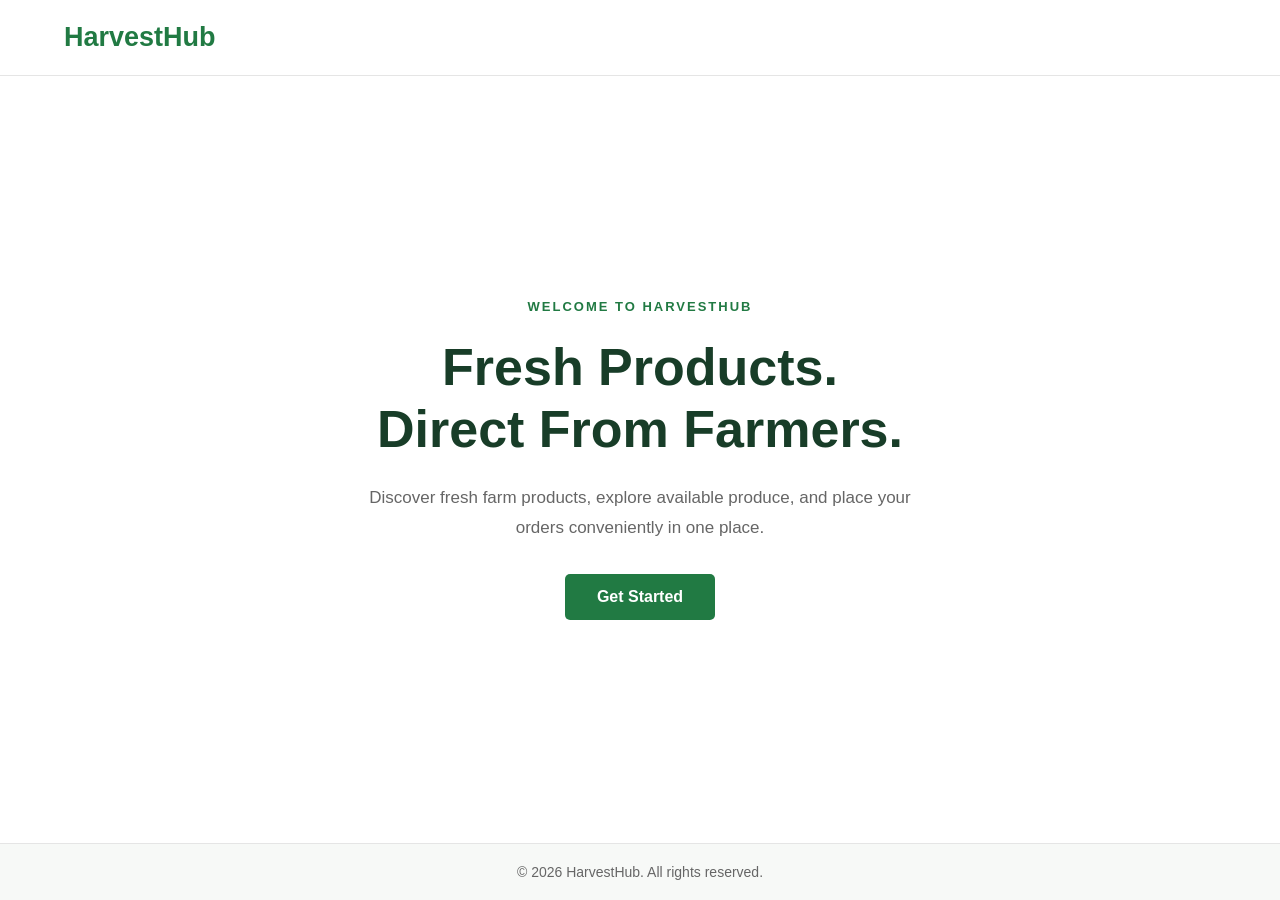
<file: index.html>
<!DOCTYPE html>

<html lang="en">
<head>
    <meta charset="UTF-8">
    <meta name="viewport" content="width=device-width, initial-scale=1.0">
    <title>HarvestHub | Welcome</title>
    <link rel="stylesheet" href="css/style.css">
</head>
<body>


<header class="site-header">
    <div class="container">
        <a href="index.html" class="logo">HarvestHub</a>
    </div>
</header>

<main class="welcome-section">
    <div class="welcome-content">
        <p class="welcome-label">WELCOME TO HARVESTHUB</p>

        <h1>Fresh Products.<br>Direct From Farmers.</h1>

        <p class="welcome-description">
            Discover fresh farm products, explore available produce,
            and place your orders conveniently in one place.
        </p>

        <a href="login.html" class="btn btn-primary">Get Started</a>
    </div>
</main>

<footer class="site-footer">
    <p>&copy; 2026 HarvestHub. All rights reserved.</p>
</footer>


</body>
</html>
</file>
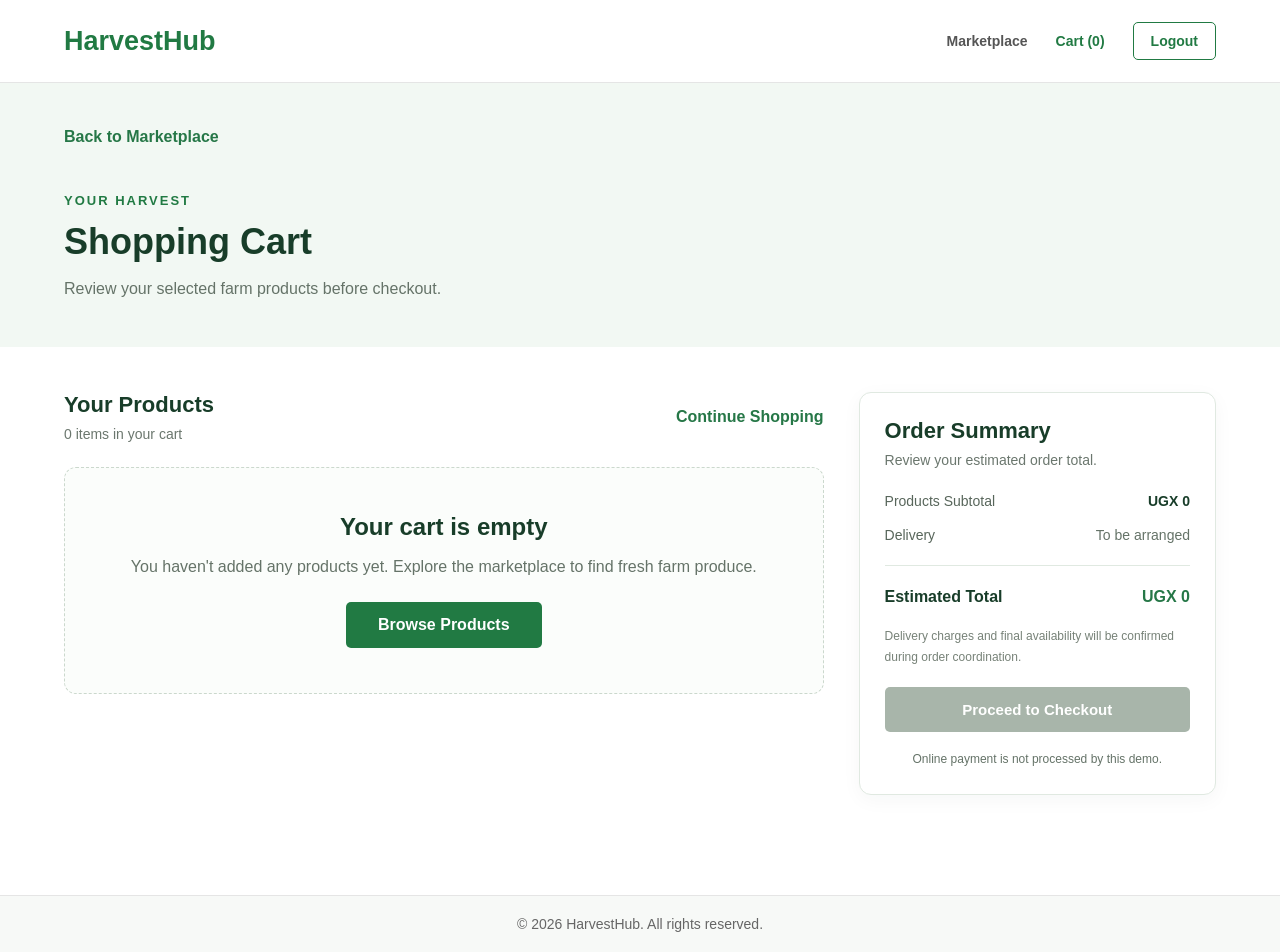
<file: cart.html>
<!DOCTYPE html>

<html lang="en">
<head>
    <meta charset="UTF-8">
    <meta name="viewport" content="width=device-width, initial-scale=1.0">


<title>Shopping Cart | HarvestHub</title>

<meta
    name="description"
    content="Review your farm products and prepare your HarvestHub order."
>

<link rel="stylesheet" href="css/style.css">
<script src="js/app.js" defer></script>


</head>

<body>


<header class="site-header ">
    <div class="container marketplace-header">
        <a href="cart.html" class="logo">HarvestHub</a>

        <nav class="main-nav">
            <a href="marketplace.html" class="nav-link">Marketplace</a>
            <a href="cart.html" class="nav-link active">Cart (<span id="cartCount">0</span>)</a>
            <button type="button" class="logout-button" id="logoutButton">
                Logout
            </button>
        </nav>
    </div>
</header>

<main class="cart-page">

    <section class="cart-hero">
        <div class="container">
            <a href="marketplace.html" class="back-link">
                Back to Marketplace
            </a>

            <div class="cart-heading">
                <span class="welcome-label">YOUR HARVEST</span>

                <h1>Shopping Cart</h1>

                <p>
                    Review your selected farm products before checkout.
                </p>
            </div>
        </div>
    </section>

    <section class="cart-section">
        <div class="container">

            <div class="cart-layout">

                <div class="cart-main">

                    <div class="cart-list-header">
                        <div>
                            <h2>Your Products</h2>
                            <p id="cartItemCount">0 items in your cart</p>
                        </div>

                        <a href="marketplace.html" class="continue-shopping">
                            Continue Shopping
                        </a>
                    </div>

                    <div id="cartItems" class="cart-items">
                        <!-- Cart products will be rendered here -->
                    </div>

                    <div id="emptyCart" class="empty-cart" hidden>
                        <h2>Your cart is empty</h2>

                        <p>
                            You haven't added any products yet.
                            Explore the marketplace to find fresh farm produce.
                        </p>

                        <a href="marketplace.html" class="btn btn-primary">
                            Browse Products
                        </a>
                    </div>

                </div>

                <aside class="cart-summary">

                    <div class="summary-heading">
                        <h2>Order Summary</h2>

                        <p>
                            Review your estimated order total.
                        </p>
                    </div>

                    <div class="summary-line">
                        <span>Products Subtotal</span>
                        <strong id="cartSubtotal">UGX 0</strong>
                    </div>

                    <div class="summary-line">
                        <span>Delivery</span>
                        <span class="delivery-note">To be arranged</span>
                    </div>

                    <div class="summary-divider"></div>

                    <div class="summary-total">
                        <span>Estimated Total</span>
                        <strong id="cartTotal">UGX 0</strong>
                    </div>

                    <p class="summary-disclaimer">
                        Delivery charges and final availability will be
                        confirmed during order coordination.
                    </p>

                    <button
                        type="button"
                        class="btn btn-primary checkout-button"
                        id="checkoutButton"
                    >
                        Proceed to Checkout
                    </button>

                    <p class="payment-note">
                        Online payment is not processed by this demo.
                    </p>

                </aside>

            </div>

        </div>
    </section>

</main>

<footer class="site-footer">
    <div class="container">
        <p>© 2026 HarvestHub. All rights reserved.</p>
    </div>
</footer>


</body>
</html>
</file>
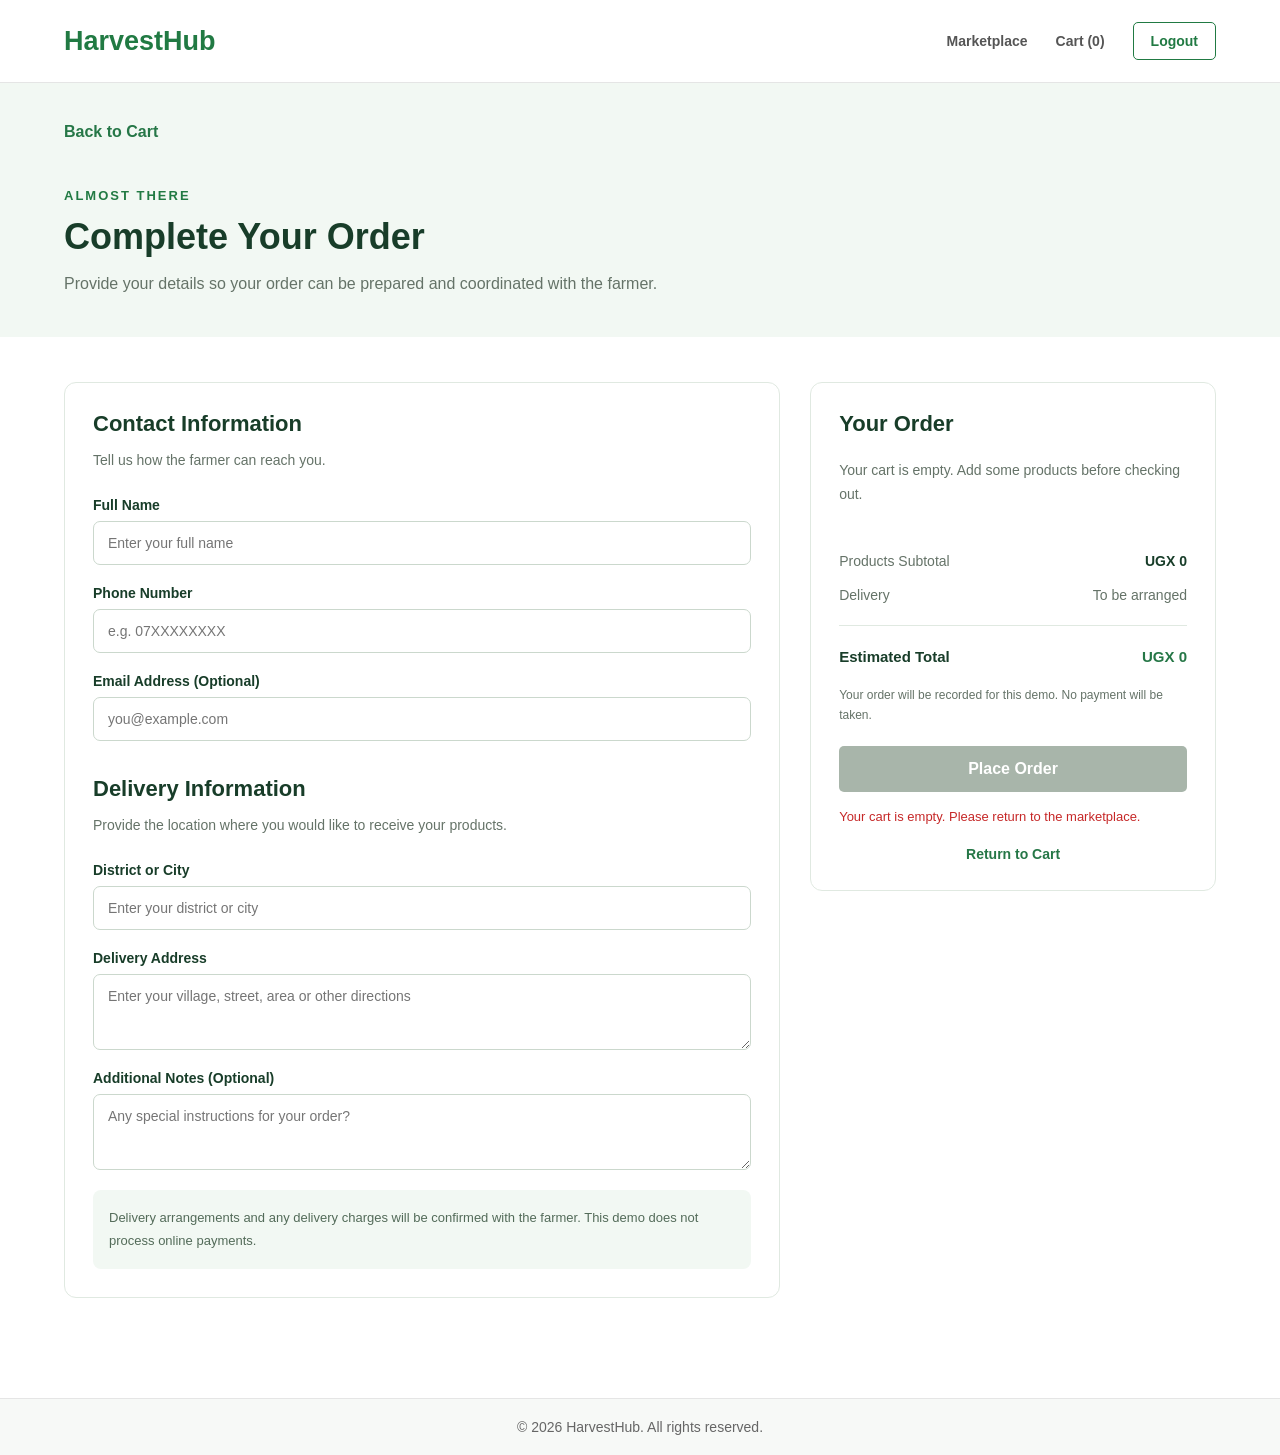
<file: checkout.html>
<!DOCTYPE html>

<html lang="en">
<head>
    <meta charset="UTF-8">
    <meta name="viewport" content="width=device-width, initial-scale=1.0">


<title>Checkout | HarvestHub</title>

<meta
    name="description"
    content="Confirm your HarvestHub order and provide your delivery details."
>

<link rel="stylesheet" href="css/style.css">
<script src="js/app.js" defer></script>


</head>

<body>


<header class="site-header ">
    <div class=" container marketplace-header">

        <a href="checkout.html" class="logo">HarvestHub</a>

        <nav class="main-nav">
            <a href="marketplace.html" class="nav-link">Marketplace</a>
            <a href="cart.html" class="nav-link">
                Cart (<span id="cartCount">0</span>)
            </a>

            <button type="button" class="logout-button" id="logoutButton">
                Logout
            </button>
        </nav>

    </div>
</header>

<main class="checkout-page">

    <section class="checkout-hero">
        <div class="container">

            <a href="cart.html" class="back-link">Back to Cart</a>

            <div class="checkout-heading">
                <span class="welcome-label">ALMOST THERE</span>

                <h1>Complete Your Order</h1>

                <p>
                    Provide your details so your order can be prepared
                    and coordinated with the farmer.
                </p>
            </div>

        </div>
    </section>

    <section class="checkout-section">
        <div class="container">

            <form id="checkoutForm" class="checkout-layout">

                <div class="checkout-form-card">

                    <h2>Contact Information</h2>

                    <p class="checkout-section-description">
                        Tell us how the farmer can reach you.
                    </p>

                    <div class="form-group">
                        <label for="customerName">Full Name</label>

                        <input
                            type="text"
                            id="customerName"
                            name="customerName"
                            placeholder="Enter your full name"
                            autocomplete="name"
                            required
                        >
                    </div>

                    <div class="form-group">
                        <label for="customerPhone">Phone Number</label>

                        <input
                            type="tel"
                            id="customerPhone"
                            name="customerPhone"
                            placeholder="e.g. 07XXXXXXXX"
                            autocomplete="tel"
                            required
                        >
                    </div>

                    <div class="form-group">
                        <label for="customerEmail">Email Address (Optional)</label>

                        <input
                            type="email"
                            id="customerEmail"
                            name="customerEmail"
                            placeholder="you@example.com"
                            autocomplete="email"
                        >
                    </div>

                    <h2 class="delivery-heading">Delivery Information</h2>

                    <p class="checkout-section-description">
                        Provide the location where you would like to
                        receive your products.
                    </p>

                    <div class="form-group">
                        <label for="deliveryDistrict">District or City</label>

                        <input
                            type="text"
                            id="deliveryDistrict"
                            name="deliveryDistrict"
                            placeholder="Enter your district or city"
                            required
                        >
                    </div>

                    <div class="form-group">
                        <label for="deliveryAddress">Delivery Address</label>

                        <textarea
                            id="deliveryAddress"
                            name="deliveryAddress"
                            rows="3"
                            placeholder="Enter your village, street, area or other directions"
                            required
                        ></textarea>
                    </div>

                    <div class="form-group">
                        <label for="orderNotes">Additional Notes (Optional)</label>

                        <textarea
                            id="orderNotes"
                            name="orderNotes"
                            rows="3"
                            placeholder="Any special instructions for your order?"
                        ></textarea>
                    </div>

                    <div class="checkout-notice">
                        Delivery arrangements and any delivery charges
                        will be confirmed with the farmer. This demo does
                        not process online payments.
                    </div>

                </div>

                <aside class="checkout-summary">

                    <h2>Your Order</h2>

                    <div id="checkoutItems" class="checkout-items">
                        <!-- Order items are displayed here -->
                    </div>

                    <div class="checkout-summary-line">
                        <span>Products Subtotal</span>
                        <strong id="checkoutSubtotal">UGX 0</strong>
                    </div>

                    <div class="checkout-summary-line">
                        <span>Delivery</span>
                        <span>To be arranged</span>
                    </div>

                    <div class="checkout-summary-divider"></div>

                    <div class="checkout-summary-total">
                        <span>Estimated Total</span>
                        <strong id="checkoutTotal">UGX 0</strong>
                    </div>

                    <p class="checkout-summary-note">
                        Your order will be recorded for this demo.
                        No payment will be taken.
                    </p>

                    <button
                        type="submit"
                        class="btn btn-primary place-order-button"
                        id="placeOrderButton"
                    >
                        Place Order
                    </button>

                    <p
                        id="checkoutMessage"
                        class="checkout-message"
                        role="status"
                        aria-live="polite"
                    ></p>

                    <a href="cart.html" class="checkout-back-link">
                        Return to Cart
                    </a>

                </aside>

            </form>

        </div>
    </section>

</main>

<footer class="site-footer">
    <div class="container">
        <p>© 2026 HarvestHub. All rights reserved.</p>
    </div>
</footer>


</body>
</html>
</file>
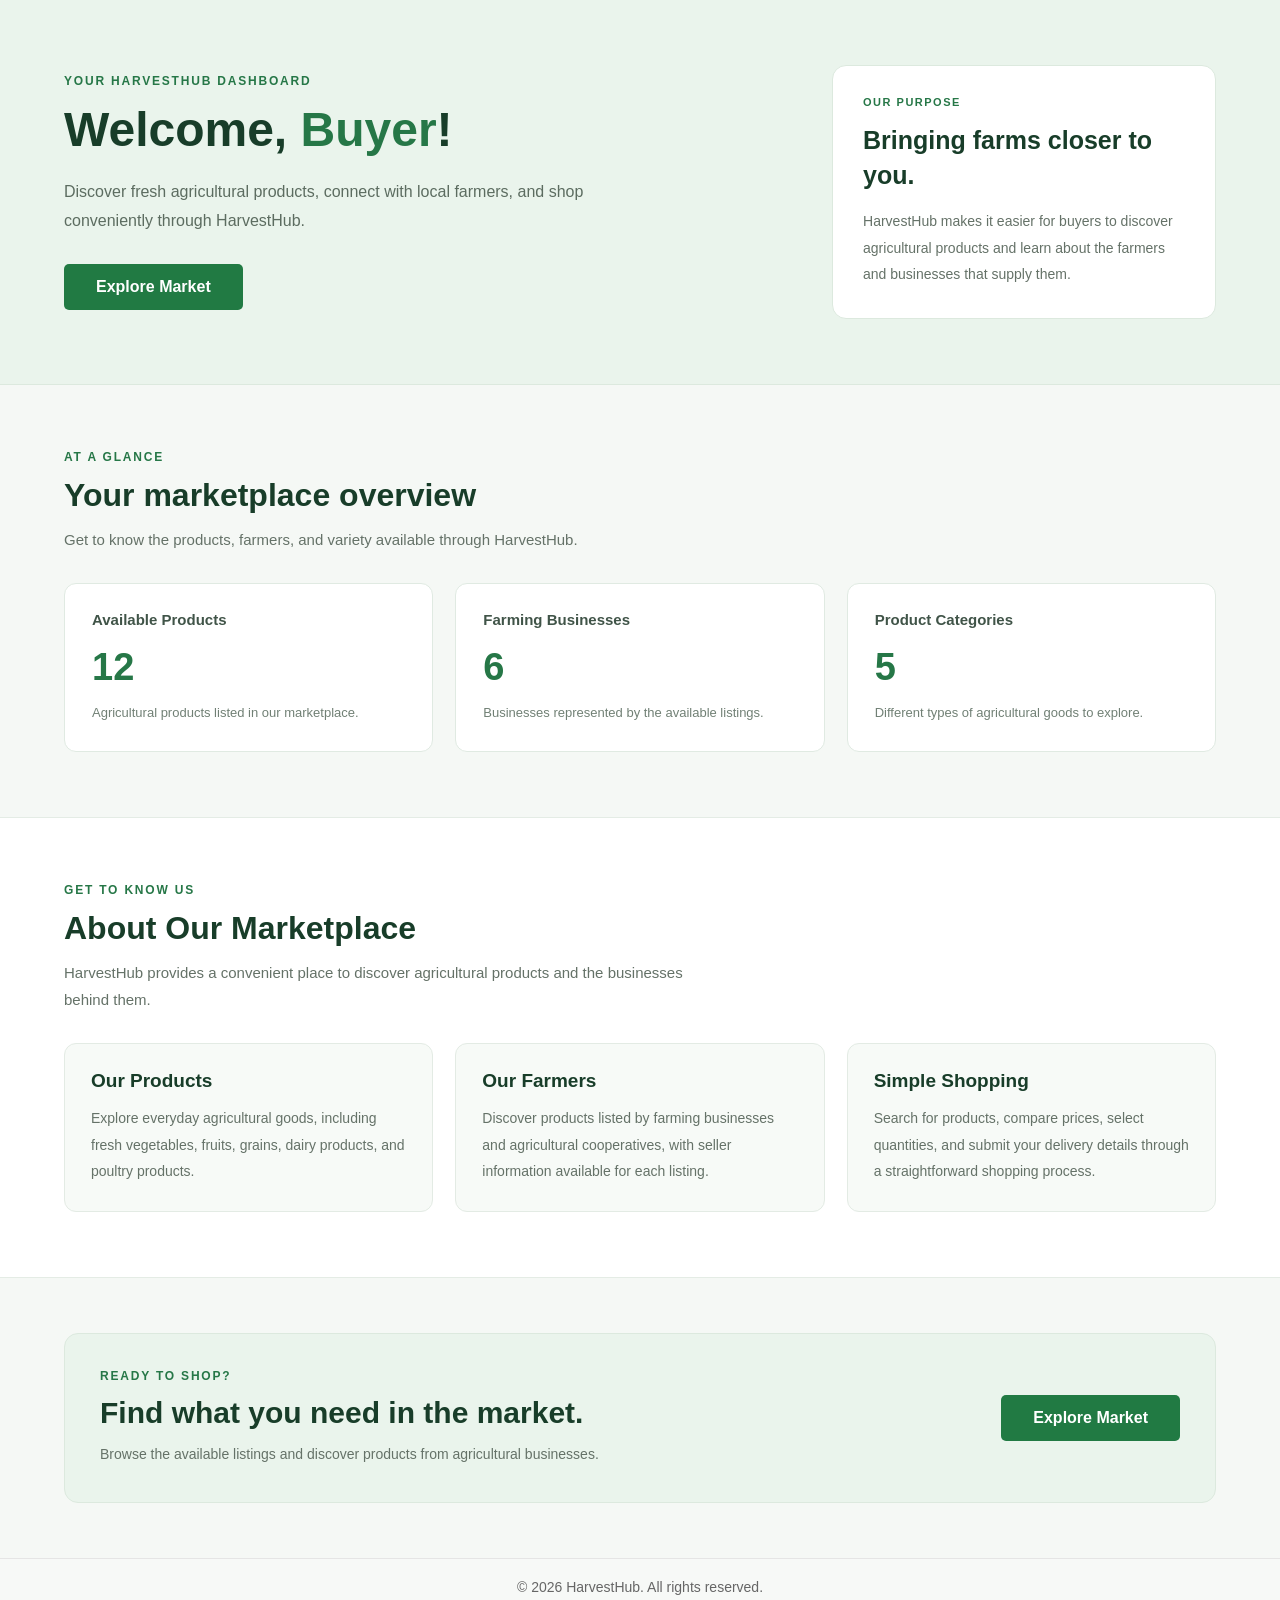
<file: dashboard.html>
<!DOCTYPE html>
<html lang="en">
<head>
    <meta charset="UTF-8">
    <meta name="viewport" content="width=device-width, initial-scale=1.0">

    <title>Buyer Dashboard | HarvestHub</title>

    <link rel="stylesheet" href="css/style.css">
    <script src="js/app.js" defer></script>
</head>

<body class="dashboard-page">

    <!-- <header class="site-header ">
    <div class="container marketplace-header">

        <a href="dashboard.html" class="logo">HarvestHub</a>

        <nav class="main-nav">
            <a href="marketplace.html" class="nav-link">Marketplace</a>
            <a href="cart.html" class="nav-link">
                Cart (<span id="cartCount">0</span>)
            </a>

            <button type="button" class="logout-button" id="logoutButton">
                Logout
            </button>
        </nav>

    </div>
</header> -->


    <main class="dashboard-main">

        <!-- WELCOME SECTION -->
        <section class="dashboard-welcome">
            <div class="container dashboard-welcome-content">

                <div class="dashboard-welcome-text">
                    <p class="dashboard-label">YOUR HARVESTHUB DASHBOARD</p>

                    <h1>
                        Welcome,
                        <span id="dashboardBuyerName">Buyer</span>!
                    </h1>

                    <p>
                        Discover fresh agricultural products, connect with
                        local farmers, and shop conveniently through
                        HarvestHub.
                    </p>

                    <a href="marketplace.html" class="btn btn-primary">
                        Explore Market
                    </a>
                </div>

                <div class="dashboard-welcome-note">
                    <p class="welcome-note-label">OUR PURPOSE</p>

                    <h2>Bringing farms closer to you.</h2>

                    <p>
                        HarvestHub makes it easier for buyers to discover
                        agricultural products and learn about the farmers
                        and businesses that supply them.
                    </p>
                </div>

            </div>
        </section>


        <!-- MARKET OVERVIEW -->
        <section class="dashboard-overview">
            <div class="container">

                <div class="dashboard-section-heading">
                    <p class="dashboard-label">AT A GLANCE</p>

                    <h2>Your marketplace overview</h2>

                    <p>
                        Get to know the products, farmers, and variety
                        available through HarvestHub.
                    </p>
                </div>


                <div class="dashboard-stat-grid">

                    <article class="dashboard-stat-card">
                        <h3>Available Products</h3>

                        <p class="dashboard-stat-number"
                           id="dashboardProductCount">0</p>

                        <p>
                            Agricultural products listed in our marketplace.
                        </p>
                    </article>


                    <article class="dashboard-stat-card">
                        <h3>Farming Businesses</h3>

                        <p class="dashboard-stat-number"
                           id="dashboardFarmerCount">0</p>

                        <p>
                            Businesses represented by the available listings.
                        </p>
                    </article>


                    <article class="dashboard-stat-card">
                        <h3>Product Categories</h3>

                        <p class="dashboard-stat-number"
                           id="dashboardCategoryCount">5</p>

                        <p>
                            Different types of agricultural goods to explore.
                        </p>
                    </article>

                </div>

            </div>
        </section>


        <!-- ABOUT THE MARKETPLACE -->
        <section class="dashboard-about">
            <div class="container">

                <div class="dashboard-section-heading">
                    <p class="dashboard-label">GET TO KNOW US</p>

                    <h2>About Our Marketplace</h2>

                    <p>
                        HarvestHub provides a convenient place to discover
                        agricultural products and the businesses behind them.
                    </p>
                </div>


                <div class="dashboard-about-grid">

                    <article class="dashboard-about-card">
                        <h3>Our Products</h3>

                        <p>
                            Explore everyday agricultural goods, including
                            fresh vegetables, fruits, grains, dairy products,
                            and poultry products.
                        </p>
                    </article>


                    <article class="dashboard-about-card">
                        <h3>Our Farmers</h3>

                        <p>
                            Discover products listed by farming businesses
                            and agricultural cooperatives, with seller
                            information available for each listing.
                        </p>
                    </article>


                    <article class="dashboard-about-card">
                        <h3>Simple Shopping</h3>

                        <p>
                            Search for products, compare prices, select
                            quantities, and submit your delivery details
                            through a straightforward shopping process.
                        </p>
                    </article>

                </div>

            </div>
        </section>


        <!-- EXPLORE SECTION -->
        <section class="dashboard-explore">
            <div class="container dashboard-explore-content">

                <div>
                    <p class="dashboard-label">READY TO SHOP?</p>

                    <h2>Find what you need in the market.</h2>

                    <p>
                        Browse the available listings and discover products
                        from agricultural businesses.
                    </p>
                </div>

                <a href="marketplace.html" class="btn btn-primary">
                    Explore Market
                </a>

            </div>
        </section>

    </main>


    <footer class="site-footer">
        <div class="container">
            <p>© 2026 HarvestHub. All rights reserved.</p>
        </div>
    </footer>

</body>
</html>
</file>
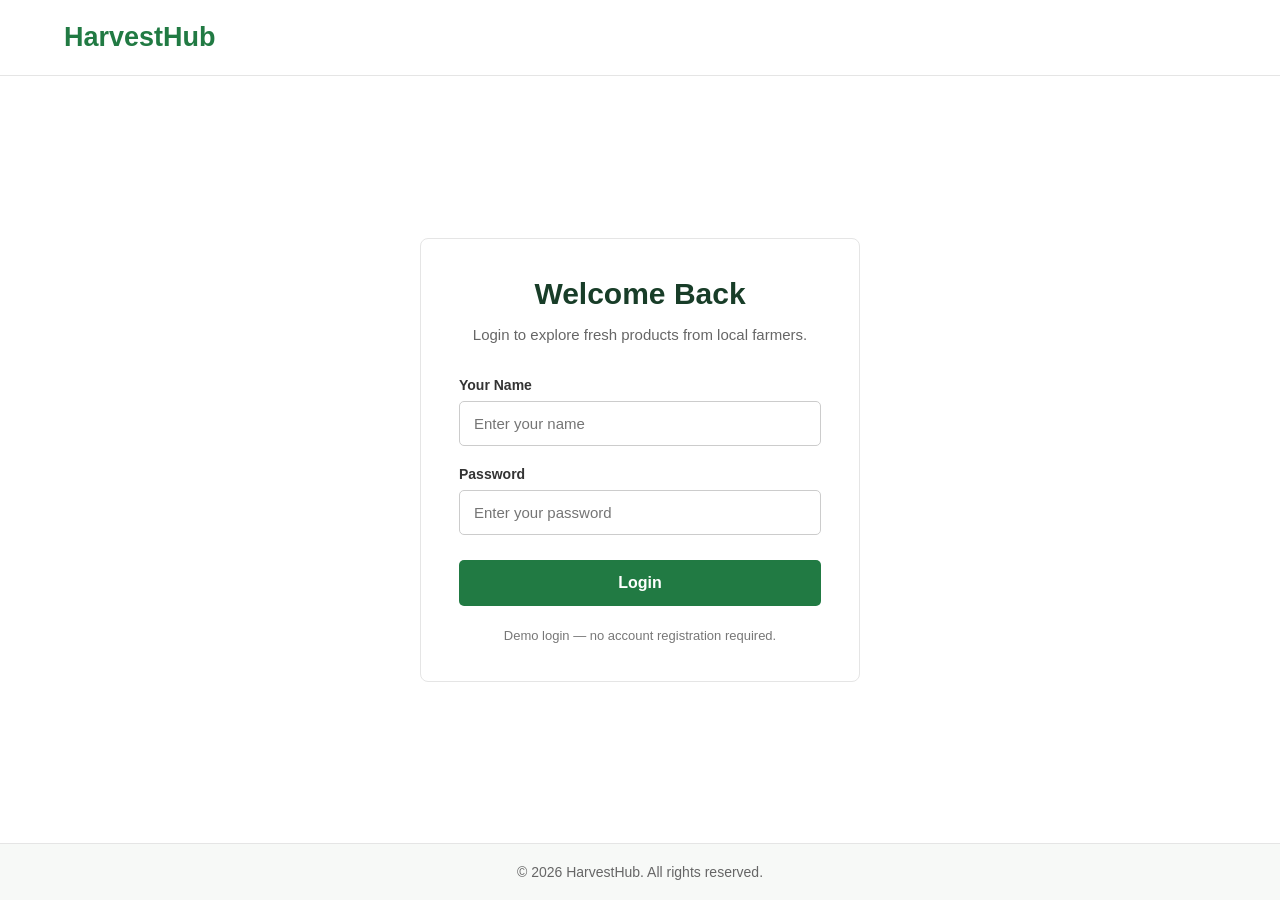
<file: login.html>
<!DOCTYPE html>

<html lang="en">
<head>
    <meta charset="UTF-8">
    <meta name="viewport" content="width=device-width, initial-scale=1.0">
    <title>HarvestHub | Login</title>
    <link rel="stylesheet" href="css/style.css">
</head>
<body>


<header class="site-header">
    <div class="container">
        <a href="index.html" class="logo">HarvestHub</a>
    </div>
</header>

<main class="login-section">
    <div class="login-card">

        <h1>Welcome Back</h1>
        <p class="login-description">
            Login to explore fresh products from local farmers.
        </p>

        <form id="loginForm">

            <div class="form-group">
                <label for="buyerName">Your Name</label>
                <input
                    type="text"
                    id="buyerName"
                    name="buyerName"
                    placeholder="Enter your name"
                    required
                >
            </div>

            <div class="form-group">
                <label for="buyerPassword">Password</label>
                <input
                    type="password"
                    id="buyerPassword"
                    name="buyerPassword"
                    placeholder="Enter your password"
                    required
                >
            </div>

            <p id="loginMessage" class="form-message" aria-live="polite"></p>

            <button type="submit" class="btn btn-primary login-btn">
                Login
            </button>

        </form>

        <p class="login-note">
            Demo login — no account registration required.
        </p>

    </div>
</main>

<footer class="site-footer">
    <p>&copy; 2026 HarvestHub. All rights reserved.</p>
</footer>

<script src="js/app.js"></script>


</body>
</html>
</file>
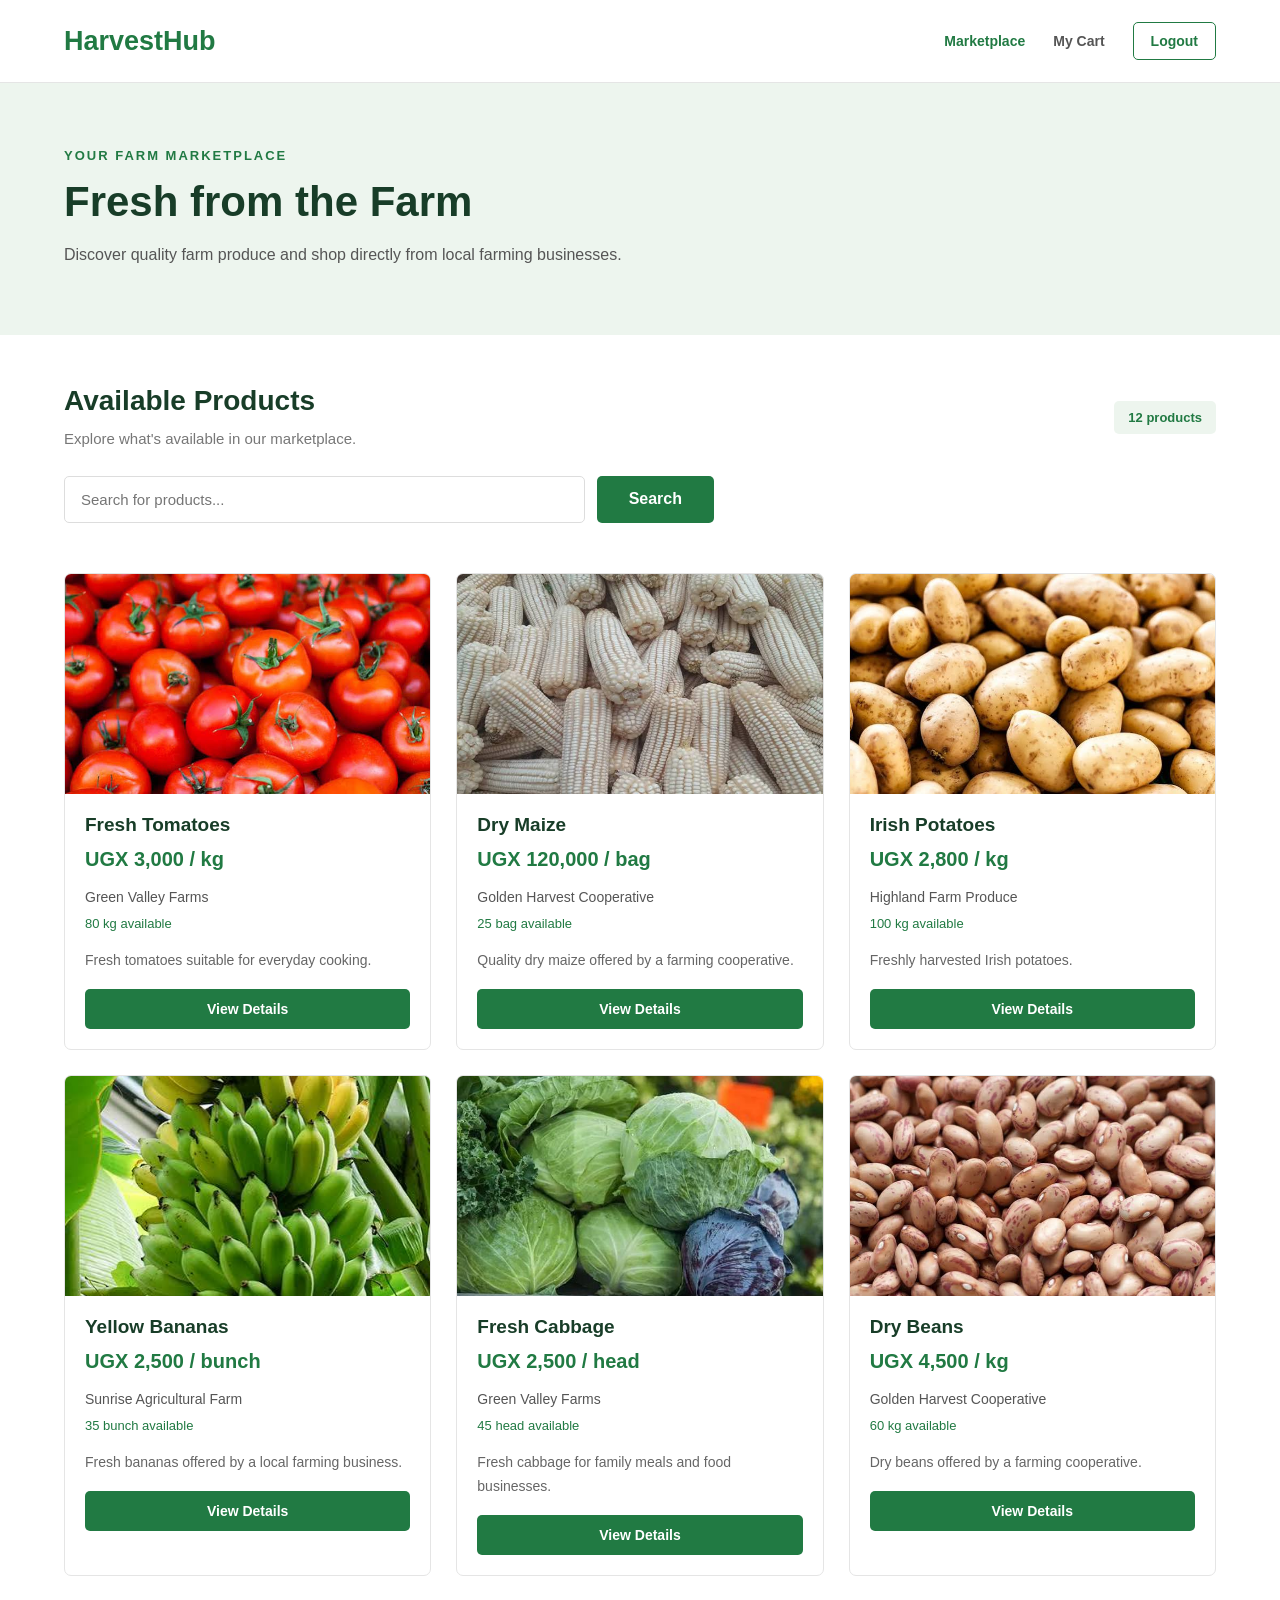
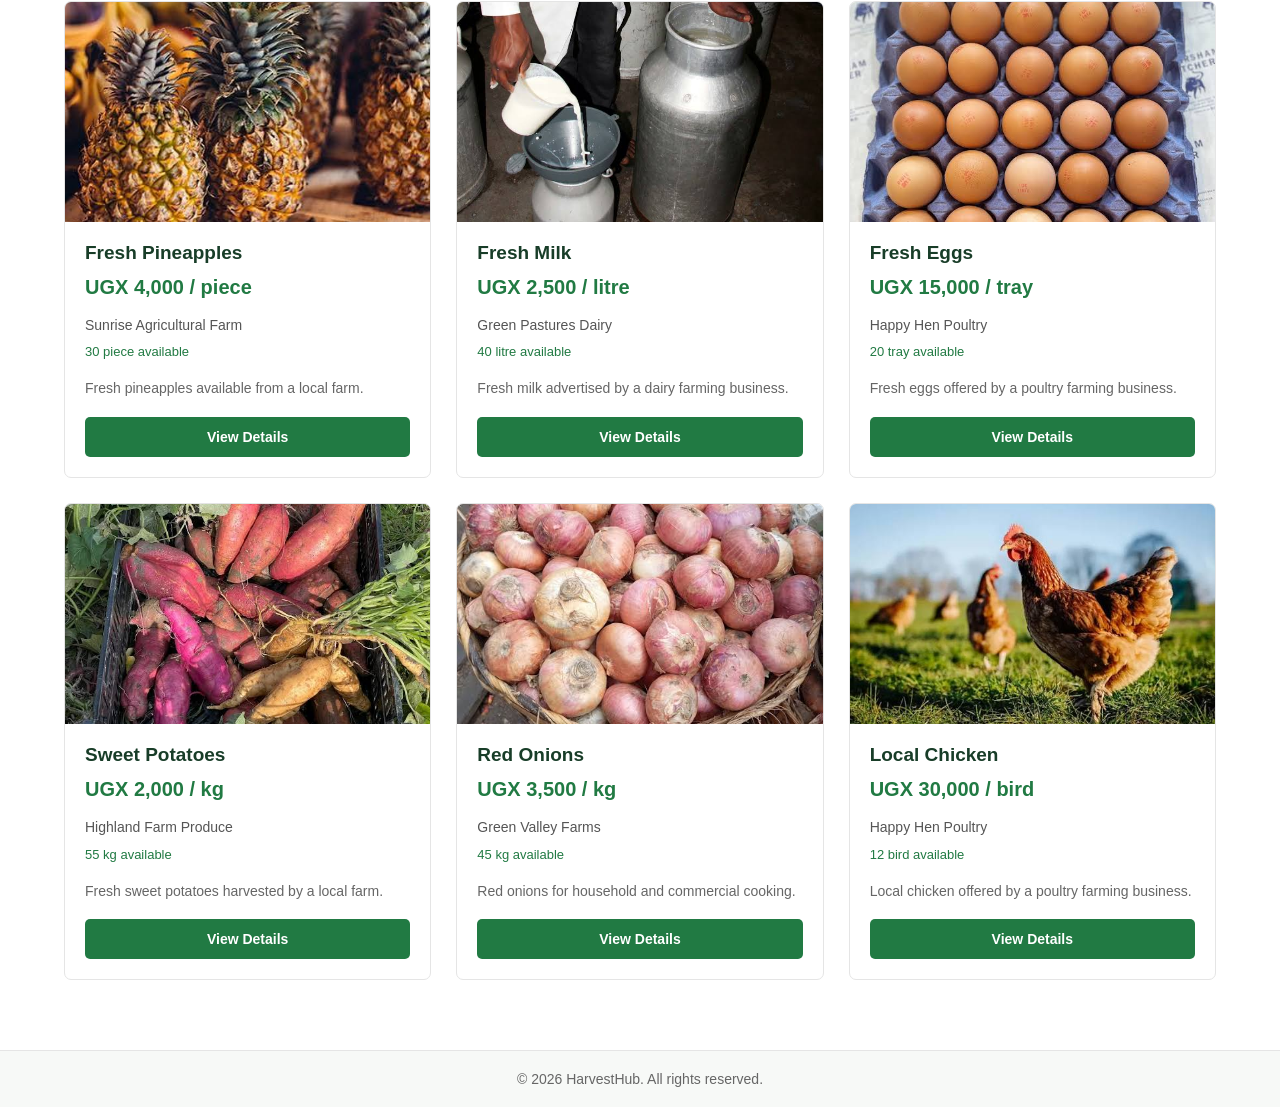
<file: marketplace.html>
<!DOCTYPE html>
<html lang="en">
<head>
    <meta charset="UTF-8">
    <meta name="viewport" content="width=device-width, initial-scale=1.0">

    <title>HarvestHub | Marketplace</title>

    <link rel="stylesheet" href="css/style.css">
</head>

<body>

    <header class="site-header">
        <div class="container marketplace-header">

            <a href="marketplace.html" class="logo">HarvestHub</a>

            <nav class="main-nav">
                <a href="marketplace.html" class="nav-link active">Marketplace</a>
                <a href="cart.html" class="nav-link">My Cart</a>
                <button type="button" id="logoutButton" class="logout-button">
                    Logout
                </button>
            </nav>

        </div>
    </header>

    <main class="marketplace-main">

        <section class="marketplace-welcome">
            <div class="container">

                <p class="welcome-label">YOUR FARM MARKETPLACE</p>

                <h1>Fresh from the Farm</h1>

                <p>
                    Discover quality farm produce and shop directly
                    from local farming businesses.
                </p>

            </div>
        </section>

        <section class="products-section">
            <div class="container">

                <div class="products-heading">
                    <div>
                        <h2>Available Products</h2>
                        <p>Explore what's available in our marketplace.</p>
                    </div>

                    <span id="productCount" class="product-count">
                        0 Products
                    </span>
                </div>

                <form id="productSearchForm" class="search-form">

                    <input
                        type="search"
                        id="productSearch"
                        placeholder="Search for products..."
                        aria-label="Search for products"
                    >

                    <button type="submit" class="btn btn-primary">
                        Search
                    </button>

                </form>

                <p id="searchMessage" class="search-message"
                   aria-live="polite"></p>

                <div id="productGrid" class="product-grid">

                    <!-- JavaScript will display the products here. -->

                </div>

            </div>
        </section>

    </main>

    <footer class="site-footer">
        <p>&copy; 2026 HarvestHub. All rights reserved.</p>
    </footer>

    <script src="js/app.js"></script>

</body>
</html>
</file>
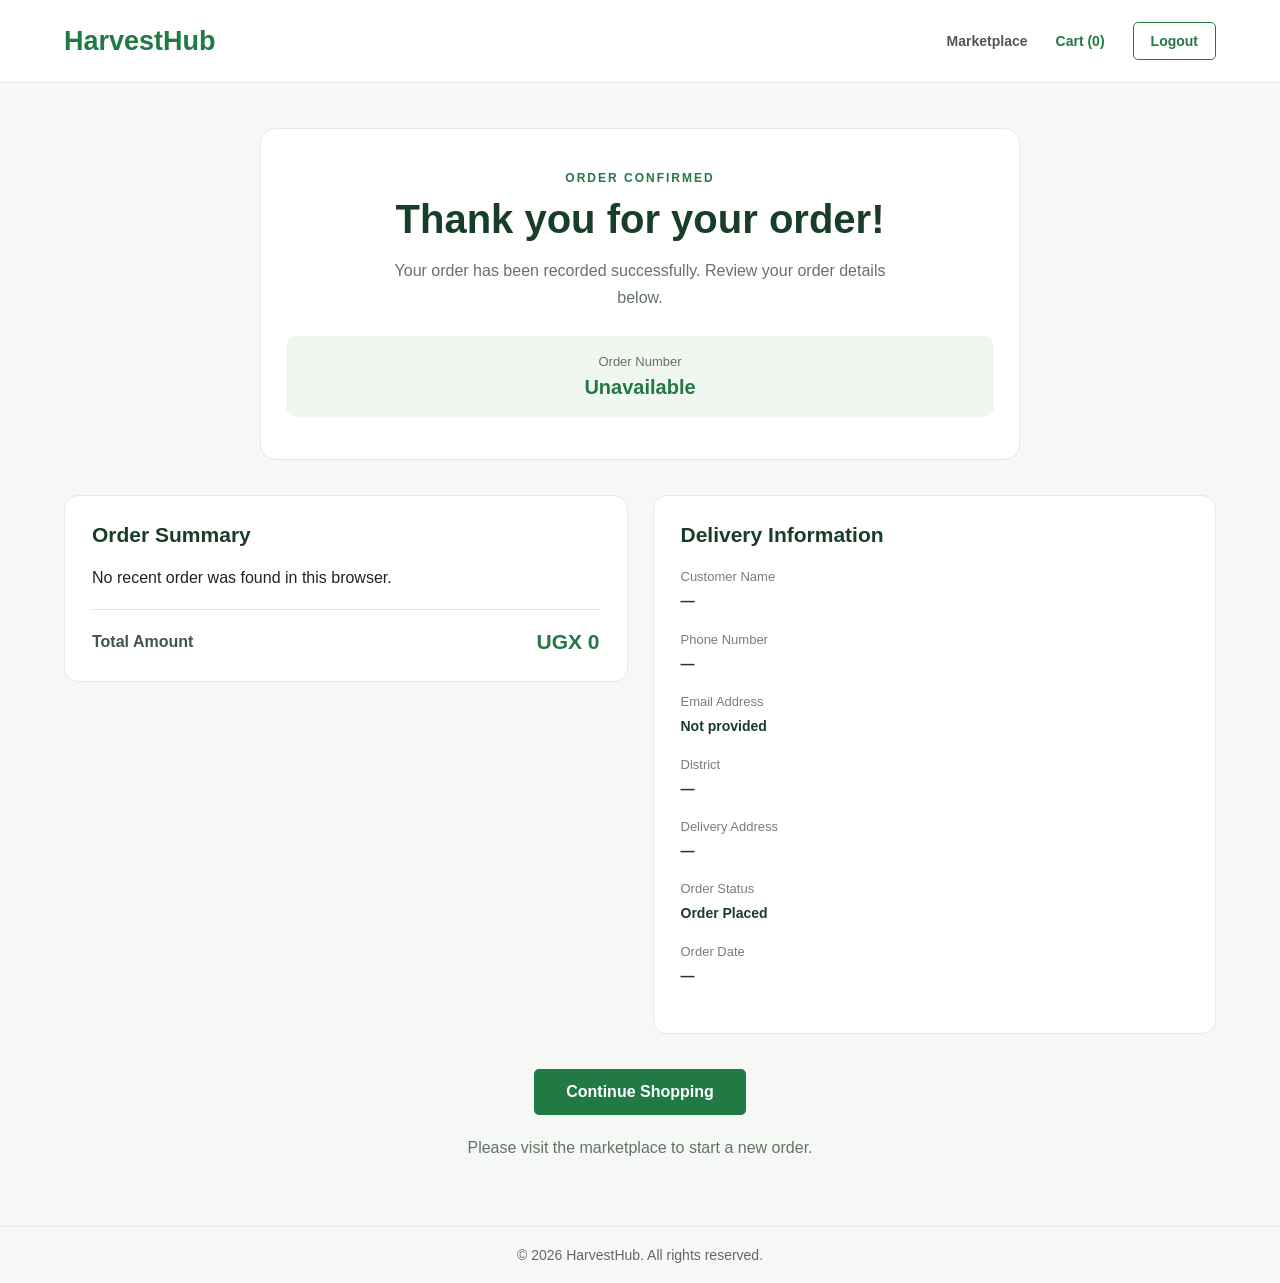
<file: order-confirmation.html>
<!DOCTYPE html>

<html lang="en">
<head>
    <meta charset="UTF-8">
    <meta name="viewport" content="width=device-width, initial-scale=1.0">
    <title>Order Confirmation | HarvestHub</title>
    <link rel="stylesheet" href="css/style.css">
    <script src="js/app.js" defer></script>
</head>
<body class="confirmation-page">


<header class="site-header ">
    <div class="container marketplace-header">
        <a href="order-confirmation.html" class="logo">HarvestHub</a>

        <nav class="main-nav">
            <a href="marketplace.html" class="nav-link">Marketplace</a>
            <a href="cart.html" class="nav-link active">Cart (<span id="cartCount">0</span>)</a>
            <button type="button" class="logout-button" id="logoutButton">
                Logout
            </button>
        </nav>
    </div>
</header>
<main class="container confirmation-main">

    <section class="confirmation-success">
        <p class="confirmation-label">ORDER CONFIRMED</p>

        <h1>Thank you for your order!</h1>

        <p>
            Your order has been recorded successfully.
            Review your order details below.
        </p>

        <div class="confirmation-order-number">
            <span>Order Number</span>
            <strong id="confirmationOrderNumber">Loading...</strong>
        </div>
    </section>

    <section class="confirmation-layout">

        <div class="confirmation-card">
            <h2>Order Summary</h2>

            <div id="confirmationItems" class="confirmation-items">
                <p>Loading your order details...</p>
            </div>

            <div class="confirmation-total">
                <span>Total Amount</span>
                <strong id="confirmationTotal">UGX 0</strong>
            </div>
        </div>

        <div class="confirmation-card">
            <h2>Delivery Information</h2>

            <div class="confirmation-detail">
                <span>Customer Name</span>
                <strong id="confirmationCustomer">—</strong>
            </div>

            <div class="confirmation-detail">
                <span>Phone Number</span>
                <strong id="confirmationPhone">—</strong>
            </div>

            <div class="confirmation-detail">
                <span>Email Address</span>
                <strong id="confirmationEmail">Not provided</strong>
            </div>

            <div class="confirmation-detail">
                <span>District</span>
                <strong id="confirmationDistrict">—</strong>
            </div>

            <div class="confirmation-detail">
                <span>Delivery Address</span>
                <strong id="confirmationAddress">—</strong>
            </div>

            <div class="confirmation-detail">
                <span>Order Status</span>
                <strong id="confirmationStatus">Order Placed</strong>
            </div>

            <div class="confirmation-detail">
                <span>Order Date</span>
                <strong id="confirmationDate">—</strong>
            </div>

            <div id="confirmationNotesSection" class="confirmation-detail" hidden>
                <span>Additional Notes</span>
                <strong id="confirmationNotes">—</strong>
            </div>
        </div>

    </section>

    <div class="confirmation-actions">
        <a href="marketplace.html" class="btn btn-primary">
            Continue Shopping
        </a>
    </div>

    <p id="confirmationMessage" class="confirmation-message" role="status"></p>

</main>

<footer class="site-footer">
    <div class="container">
        <p>© 2026 HarvestHub. All rights reserved.</p>
    </div>
</footer>


</body>
</html>
</file>
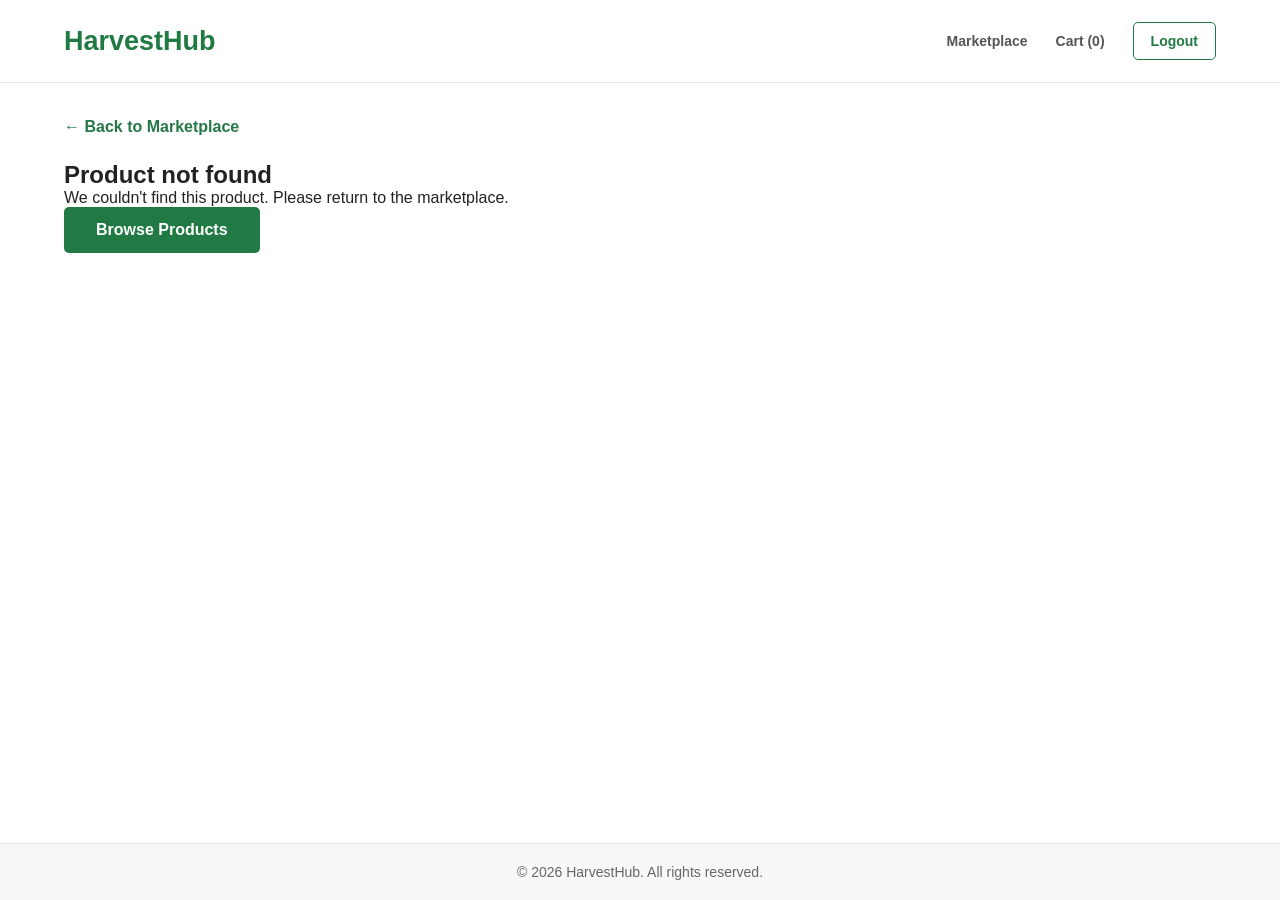
<file: product-details.html>
<!DOCTYPE html>

<html lang="en">
<head>
    <meta charset="UTF-8">
    <meta name="viewport" content="width=device-width, initial-scale=1.0">
    <title>Product Details | HarvestHub</title>
    <link rel="stylesheet" href="css/style.css">
    <script src="js/app.js" defer></script>
</head>
<body>


<header class="site-header ">
    <div class="container marketplace-header">
        <a href="product-details.html" class="logo">HarvestHub</a>

        <nav class="main-nav">
            <a href="marketplace.html" class="nav-link">Marketplace</a>
            <a href="cart.html" class="nav-link">Cart (<span id="cartCount">0</span>)</a>
            <button type="button" class="logout-button" id="logoutButton">
                Logout
            </button>
        </nav>
    </div>
</header>

<main class="container product-details-main">
    <a href="marketplace.html" class="back-link">← Back to Marketplace</a>

    <section id="productDetails" class="product-details-layout">
        <p>Loading product details...</p>
    </section>

    <p id="productMessage" class="form-message" role="status" aria-live="polite"></p>
</main>

<footer class="site-footer">
    <div class="container">
        <p>© 2026 HarvestHub. All rights reserved.</p>
    </div>
</footer>


</body>
</html>
</file>
<file: css/style.css>
/* 
   1. GENERAL STYLES
 */

* {
    margin: 0;
    padding: 0;
    box-sizing: border-box;
}

body {
    font-family: Arial, Helvetica, sans-serif;
    background-color: #ffffff;
    color: #222222;
    min-height: 100vh;
    display: flex;
    flex-direction: column;
}

.container {
    width: 90%;
    max-width: 1200px;
    margin: 0 auto;
}

[hidden] {
    display: none !important;
}


/* 
   2. HEADER AND NAVIGATION
 */

.site-header {
    width: 100%;
    background-color: #ffffff;
    border-bottom: 1px solid #e5e5e5;
    padding: 22px 0;
}

.logo {
    color: #217a43;
    text-decoration: none;
    font-size: 27px;
    font-weight: 700;
    flex-shrink: 0;
}

.marketplace-header {
    display: flex;
    align-items: center;
    justify-content: space-between;
    gap: 24px;
}

.main-nav {
    display: flex;
    align-items: center;
    gap: 28px;
}

.nav-link {
    text-decoration: none;
    color: #555555;
    font-size: 14px;
    font-weight: 600;
    white-space: nowrap;
}

.nav-link:hover,
.nav-link.active {
    color: #217a43;
}

.logout-button {
    background: transparent;
    border: 1px solid #217a43;
    border-radius: 5px;
    padding: 10px 17px;
    color: #217a43;
    font-size: 14px;
    font-weight: 600;
    cursor: pointer;
    flex-shrink: 0;
    transition: background-color 0.2s ease, color 0.2s ease;
}

.logout-button:hover {
    background-color: #217a43;
    color: #ffffff;
}


/* 
   3. BUTTONS
 */

.btn {
    display: inline-block;
    padding: 14px 32px;
    border: none;
    border-radius: 5px;
    text-decoration: none;
    font-size: 16px;
    font-weight: 600;
    text-align: center;
    transition: background-color 0.2s ease;
}

.btn-primary {
    background-color: #217a43;
    color: #ffffff;
}

.btn-primary:hover {
    background-color: #185d32;
}

button:disabled {
    background-color: #a8b5aa;
    cursor: not-allowed;
}


/* 
   4. WELCOME PAGE
 */

.welcome-section {
    flex: 1;
    display: flex;
    align-items: center;
    justify-content: center;
    padding: 70px 20px;
    text-align: center;
}

.welcome-content {
    max-width: 720px;
}

.welcome-label {
    color: #217a43;
    font-size: 13px;
    font-weight: 700;
    letter-spacing: 2px;
    margin-bottom: 22px;
}

.welcome-content h1 {
    color: #183d28;
    font-size: 52px;
    line-height: 1.2;
    margin-bottom: 22px;
}

.welcome-description {
    max-width: 570px;
    margin: 0 auto 30px;
    color: #666666;
    font-size: 17px;
    line-height: 1.8;
}


/* 
   5. LOGIN PAGE
 */

.login-section {
    flex: 1;
    display: flex;
    align-items: center;
    justify-content: center;
    padding: 50px 20px;
}

.login-card {
    width: 100%;
    max-width: 440px;
    padding: 38px;
    background-color: #ffffff;
    border: 1px solid #e5e5e5;
    border-radius: 8px;
}

.login-card h1 {
    color: #183d28;
    font-size: 30px;
    margin-bottom: 12px;
    text-align: center;
}

.login-description {
    color: #666666;
    font-size: 15px;
    line-height: 1.6;
    text-align: center;
    margin-bottom: 30px;
}

.form-group {
    margin-bottom: 20px;
}

.form-group label {
    display: block;
    margin-bottom: 8px;
    color: #333333;
    font-size: 14px;
    font-weight: 600;
}

.form-group input {
    width: 100%;
    padding: 13px 14px;
    border: 1px solid #cccccc;
    border-radius: 5px;
    outline: none;
    font-size: 15px;
}

.form-group input:focus {
    border-color: #217a43;
    box-shadow: 0 0 0 3px rgba(33, 122, 67, 0.1);
}

.login-btn {
    width: 100%;
    margin-top: 5px;
    cursor: pointer;
}

.login-note {
    margin-top: 22px;
    color: #777777;
    font-size: 13px;
    text-align: center;
}

.form-message {
    font-size: 14px;
    margin-bottom: 12px;
    line-height: 1.5;
}


/* 
   6. FOOTER
 */

.site-footer {
    background-color: #f7f9f7;
    border-top: 1px solid #e5e5e5;
    padding: 20px;
    text-align: center;
    color: #666666;
    font-size: 14px;
}


/* 
   7. MARKETPLACE PAGE
 */

.marketplace-main {
    flex: 1;
}

.marketplace-welcome {
    background-color: #edf5ee;
    padding: 65px 0;
}

.marketplace-welcome .welcome-label {
    margin-bottom: 15px;
}

.marketplace-welcome h1 {
    color: #183d28;
    font-size: 42px;
    margin-bottom: 15px;
}

.marketplace-welcome p:not(.welcome-label) {
    max-width: 600px;
    color: #555555;
    font-size: 16px;
    line-height: 1.8;
}


/* Marketplace product heading */

.products-section {
    padding: 50px 0 70px;
}

.products-heading {
    display: flex;
    align-items: center;
    justify-content: space-between;
    gap: 20px;
    margin-bottom: 25px;
}

.products-heading h2 {
    color: #183d28;
    font-size: 28px;
    margin-bottom: 10px;
}

.products-heading p {
    color: #777777;
    font-size: 15px;
    line-height: 1.6;
}

.product-count {
    color: #217a43;
    background-color: #edf5ee;
    padding: 9px 14px;
    border-radius: 5px;
    font-size: 13px;
    font-weight: 600;
    white-space: nowrap;
}


/* Product search */

.search-form {
    display: flex;
    gap: 12px;
    max-width: 650px;
    margin-bottom: 15px;
}

.search-form input {
    flex: 1;
    min-width: 0;
    padding: 14px 16px;
    border: 1px solid #dddddd;
    border-radius: 5px;
    outline: none;
    font-size: 15px;
}

.search-form input:focus {
    border-color: #217a43;
    box-shadow: 0 0 0 3px rgba(33, 122, 67, 0.1);
}

.search-form button {
    cursor: pointer;
    flex-shrink: 0;
}

.search-message {
    min-height: 20px;
    margin-bottom: 15px;
    color: #666666;
    font-size: 14px;
}


/* Product grid */

.product-grid {
    display: grid;
    grid-template-columns: repeat(3, minmax(0, 1fr));
    gap: 25px;
}

.product-card {
    min-width: 0;
    border: 1px solid #e5e5e5;
    border-radius: 7px;
    overflow: hidden;
    background-color: #ffffff;
    transition: box-shadow 0.2s ease, transform 0.2s ease;
}

.product-card:hover {
    transform: translateY(-3px);
    box-shadow: 0 8px 24px rgba(0, 0, 0, 0.07);
}

.product-image {
    display: block;
    width: 100%;
    height: 220px;
    object-fit: cover;
    background-color: #f4f6f4;
}

.product-image-placeholder {
    height: 220px;
    display: flex;
    align-items: center;
    justify-content: center;
    background-color: #f4f6f4;
    color: #777777;
    font-size: 14px;
}

.product-card-content {
    padding: 20px;
}

.product-card h3 {
    color: #183d28;
    font-size: 19px;
    margin-bottom: 12px;
    overflow-wrap: anywhere;
}

.product-price {
    color: #217a43;
    font-size: 20px;
    font-weight: 700;
    margin-bottom: 15px;
}

.product-business {
    color: #555555;
    font-size: 14px;
    line-height: 1.6;
    margin-bottom: 8px;
    overflow-wrap: anywhere;
}

.product-availability {
    color: #217a43;
    font-size: 13px;
    margin-bottom: 18px;
}

.product-card-content > p:not(.product-price, .product-business, .product-availability) {
    color: #666666;
    font-size: 14px;
    line-height: 1.7;
    margin-bottom: 16px;
}

.product-details-button {
    display: block;
    width: 100%;
    text-align: center;
    background-color: #217a43;
    color: #ffffff;
    padding: 12px;
    border-radius: 5px;
    text-decoration: none;
    font-size: 14px;
    font-weight: 600;
    border: none;
    cursor: pointer;
}

.product-details-button:hover {
    background-color: #185d32;
}

.empty-products {
    grid-column: 1 / -1;
    padding: 40px 20px;
    border: 1px solid #e5e5e5;
    border-radius: 7px;
    text-align: center;
    color: #666666;
    line-height: 1.8;
}


/* 
   8. PRODUCT DETAILS PAGE
 */

.product-details-main {
    flex: 1;
    padding-top: 35px;
    padding-bottom: 60px;
}

.back-link {
    display: inline-block;
    margin-bottom: 25px;
    color: #267747;
    text-decoration: none;
    font-weight: 600;
}

.back-link:hover {
    text-decoration: underline;
}

.product-details-layout {
    display: grid;
    grid-template-columns: minmax(0, 1fr) minmax(0, 1fr);
    gap: 45px;
    align-items: start;
}

.details-product-image {
    width: 100%;
    height: 430px;
    object-fit: cover;
    border-radius: 14px;
    background: #f2f6f2;
}

.details-product-info {
    min-width: 0;
    padding: 10px 0;
}

.details-product-info h1 {
    color: #183d29;
    font-size: 34px;
    line-height: 1.25;
    margin-bottom: 15px;
}

.details-product-price {
    color: #267747;
    font-size: 25px;
    font-weight: 700;
    margin-bottom: 20px;
}

.details-product-description {
    color: #5f6b63;
    font-size: 16px;
    line-height: 1.8;
    margin-bottom: 25px;
}

.details-information {
    border-top: 1px solid #e1e9e2;
    margin-bottom: 25px;
}

.details-information p {
    padding: 13px 0;
    border-bottom: 1px solid #e1e9e2;
    color: #394b3e;
    line-height: 1.6;
    overflow-wrap: anywhere;
}

.details-information strong {
    color: #183d29;
}

.details-stock {
    color: #267747;
    font-weight: 600;
}

.details-stock.out-of-stock {
    color: #c62828;
}

.details-quantity-group {
    margin-bottom: 20px;
}

.details-quantity-group label {
    display: block;
    margin-bottom: 8px;
    color: #183d29;
    font-weight: 600;
}

.details-quantity-group input {
    width: 110px;
    padding: 12px;
    border: 1px solid #cbd8cd;
    border-radius: 6px;
    font-size: 16px;
}

.details-quantity-group input:focus {
    outline: 2px solid #267747;
    outline-offset: 2px;
}

.add-to-cart-button {
    width: 100%;
    max-width: 320px;
    font-size: 16px;
    cursor: pointer;
}

.details-message {
    margin-top: 15px;
    font-weight: 600;
    line-height: 1.6;
}

.details-message.success {
    color: #267747;
}

.details-message.error {
    color: #c62828;
}


/* 
   9. SHOPPING CART PAGE
 */

.cart-page {
    flex: 1;
    padding-bottom: 55px;
}

.cart-hero {
    background: #f2f8f3;
    padding: 45px 0;
}

.cart-heading {
    margin-top: 20px;
}

.cart-heading h1 {
    color: #183d29;
    font-size: 36px;
    margin: 12px 0;
}

.cart-heading p {
    color: #657368;
    line-height: 1.7;
}

.cart-section {
    padding: 45px 0;
}

.cart-layout {
    display: grid;
    grid-template-columns: minmax(0, 1.7fr) minmax(280px, 0.8fr);
    gap: 35px;
    align-items: start;
}

.cart-main {
    min-width: 0;
}

.cart-list-header {
    display: flex;
    justify-content: space-between;
    align-items: center;
    flex-wrap: wrap;
    gap: 15px;
    margin-bottom: 25px;
}

.cart-list-header h2,
.summary-heading h2 {
    color: #183d29;
    font-size: 22px;
    margin-bottom: 8px;
}

.cart-list-header p,
.summary-heading p {
    color: #6b776e;
    font-size: 14px;
}

.continue-shopping {
    color: #267747;
    text-decoration: none;
    font-weight: 600;
}

.continue-shopping:hover {
    text-decoration: underline;
}


/* Cart products */

.cart-items {
    display: flex;
    flex-direction: column;
    gap: 18px;
}

.cart-item {
    display: grid;
    grid-template-columns: 125px minmax(0, 1fr);
    gap: 20px;
    padding: 20px;
    border: 1px solid #e0e9e1;
    border-radius: 12px;
    background: #ffffff;
}

.cart-item-image {
    width: 125px;
    height: 125px;
    object-fit: cover;
    border-radius: 8px;
    background: #f2f6f2;
}

.cart-item-info {
    min-width: 0;
}

.cart-item-info h3 {
    color: #183d29;
    font-size: 19px;
    margin-bottom: 7px;
    overflow-wrap: anywhere;
}

.cart-item-business {
    color: #6b776e;
    font-size: 14px;
    margin-bottom: 10px;
    overflow-wrap: anywhere;
}

.cart-item-price {
    color: #267747;
    font-weight: 700;
    margin-bottom: 14px;
}

.cart-item-controls {
    display: flex;
    justify-content: space-between;
    align-items: center;
    flex-wrap: wrap;
    gap: 12px;
}

.cart-quantity-control {
    display: flex;
    align-items: center;
    gap: 10px;
}

.cart-quantity-control label {
    color: #536257;
    font-size: 14px;
}

.cart-quantity-input {
    width: 75px;
    padding: 9px;
    border: 1px solid #cbd8cd;
    border-radius: 6px;
    font-size: 15px;
}

.cart-quantity-input:focus {
    outline: 2px solid #267747;
    outline-offset: 1px;
}

.cart-item-subtotal {
    color: #183d29;
    font-weight: 700;
    margin-top: 13px;
}

.remove-cart-item {
    border: none;
    background: none;
    color: #c62828;
    font-size: 14px;
    font-weight: 600;
    cursor: pointer;
    padding: 5px 0;
}

.remove-cart-item:hover {
    text-decoration: underline;
}


/* Empty cart */

.empty-cart {
    padding: 45px 25px;
    text-align: center;
    border: 1px dashed #cbd8cd;
    border-radius: 12px;
    background: #fbfdfb;
}

.empty-cart h2 {
    color: #183d29;
    margin-bottom: 12px;
}

.empty-cart p {
    color: #657368;
    line-height: 1.7;
    margin-bottom: 22px;
}


/* Cart summary */

.cart-summary {
    min-width: 0;
    padding: 25px;
    border: 1px solid #e0e9e1;
    border-radius: 12px;
    background: #ffffff;
    box-shadow: 0 5px 20px rgba(24, 61, 41, 0.04);
}

.summary-heading {
    margin-bottom: 25px;
}

.summary-line {
    display: flex;
    justify-content: space-between;
    align-items: flex-start;
    gap: 15px;
    margin: 18px 0;
    color: #58665b;
    font-size: 14px;
}

.summary-line strong {
    color: #183d29;
    text-align: right;
}

.delivery-note {
    text-align: right;
    color: #657368;
}

.summary-divider {
    height: 1px;
    background: #e0e9e1;
    margin: 22px 0;
}

.summary-total {
    display: flex;
    justify-content: space-between;
    gap: 15px;
    color: #183d29;
    font-size: 16px;
    font-weight: 700;
}

.summary-total strong {
    text-align: right;
    color: #267747;
}

.summary-disclaimer {
    color: #778278;
    font-size: 12px;
    line-height: 1.7;
    margin: 20px 0;
}

.checkout-button {
    width: 100%;
    font-size: 15px;
    cursor: pointer;
}

.payment-note {
    color: #657368;
    font-size: 12px;
    line-height: 1.6;
    text-align: center;
    margin-top: 18px;
}

.cart-message {
    margin-top: 15px;
    font-size: 14px;
    line-height: 1.6;
}

.cart-message.error {
    color: #c62828;
}


/* 
   10. CHECKOUT PAGE
 */

.checkout-page {
    flex: 1;
    padding-bottom: 55px;
}

.checkout-hero {
    padding: 40px 0;
    background: #f2f8f3;
}

.checkout-heading {
    margin-top: 20px;
}

.checkout-heading h1 {
    color: #183d29;
    font-size: 36px;
    margin: 12px 0;
}

.checkout-heading p {
    max-width: 650px;
    color: #657368;
    line-height: 1.7;
}

.checkout-section {
    padding: 45px 0;
}

.checkout-layout {
    display: grid;
    grid-template-columns: minmax(0, 1.5fr) minmax(280px, 0.85fr);
    gap: 30px;
    align-items: start;
}

.checkout-form-card,
.checkout-summary {
    min-width: 0;
    padding: 28px;
    border: 1px solid #e0e9e1;
    border-radius: 12px;
    background: #ffffff;
}

.checkout-form-card h2,
.checkout-summary h2 {
    color: #183d29;
    font-size: 22px;
    margin-bottom: 12px;
}

.checkout-section-description {
    color: #657368;
    font-size: 14px;
    line-height: 1.7;
    margin-bottom: 24px;
}

.checkout-form-card .form-group {
    margin-bottom: 20px;
}

.checkout-form-card .form-group label {
    display: block;
    margin-bottom: 8px;
    color: #183d29;
    font-weight: 600;
    font-size: 14px;
}

.checkout-form-card .form-group input,
.checkout-form-card .form-group textarea {
    display: block;
    width: 100%;
    padding: 13px 14px;
    border: 1px solid #cbd8cd;
    border-radius: 7px;
    background: #ffffff;
    color: #26392b;
    font: inherit;
    font-size: 14px;
}

.checkout-form-card .form-group textarea {
    resize: vertical;
}

.checkout-form-card .form-group input:focus,
.checkout-form-card .form-group textarea:focus {
    outline: 2px solid #267747;
    outline-offset: 1px;
    border-color: #267747;
}

.checkout-form-card .delivery-heading {
    margin-top: 35px;
}

.checkout-notice {
    padding: 16px;
    border-radius: 8px;
    background: #f2f8f3;
    color: #536b59;
    font-size: 13px;
    line-height: 1.8;
}


/* Checkout order summary */

.checkout-summary {
    position: sticky;
    top: 20px;
}

.checkout-summary h2 {
    margin-bottom: 22px;
}

.checkout-items {
    display: flex;
    flex-direction: column;
    gap: 16px;
    margin-bottom: 22px;
}

.checkout-item {
    display: flex;
    justify-content: space-between;
    gap: 15px;
    padding-bottom: 15px;
    border-bottom: 1px solid #e7eee8;
}

.checkout-item-info {
    min-width: 0;
}

.checkout-item-info h3,
.checkout-item-info strong {
    color: #183d29;
    font-size: 14px;
    line-height: 1.5;
    margin-bottom: 5px;
    overflow-wrap: anywhere;
}

.checkout-item-info p {
    color: #657368;
    font-size: 12px;
    line-height: 1.6;
}

.checkout-item-price {
    color: #267747;
    font-size: 14px;
    font-weight: 700;
    white-space: nowrap;
}

.checkout-summary-line {
    display: flex;
    justify-content: space-between;
    align-items: flex-start;
    gap: 15px;
    margin: 18px 0;
    color: #657368;
    font-size: 14px;
}

.checkout-summary-line strong {
    color: #183d29;
    text-align: right;
}

.checkout-summary-divider {
    height: 1px;
    background: #e0e9e1;
    margin: 22px 0;
}

.checkout-summary-total {
    display: flex;
    justify-content: space-between;
    gap: 15px;
    color: #183d29;
    font-size: 15px;
    font-weight: 700;
}

.checkout-summary-total strong {
    color: #267747;
    text-align: right;
}

.checkout-summary-note {
    margin: 20px 0;
    color: #657368;
    font-size: 12px;
    line-height: 1.7;
}

.place-order-button {
    width: 100%;
    cursor: pointer;
}

.checkout-message {
    margin-top: 14px;
    font-size: 13px;
    line-height: 1.7;
    overflow-wrap: anywhere;
}

.checkout-message.error {
    color: #c62828;
}

.checkout-back-link {
    display: block;
    margin-top: 18px;
    color: #267747;
    text-align: center;
    text-decoration: none;
    font-size: 14px;
    font-weight: 600;
}

.checkout-back-link:hover {
    text-decoration: underline;
}


/* 
   11. ORDER CONFIRMATION PAGE
 */

.confirmation-page {
    background: #f5f8f5;
}

.confirmation-main {
    padding-top: 45px;
    padding-bottom: 65px;
}

.confirmation-success {
    max-width: 760px;
    margin: 0 auto 35px;
    padding: 42px 25px;
    text-align: center;
    background: #ffffff;
    border: 1px solid #e1ebe3;
    border-radius: 16px;
}

.confirmation-label {
    margin-bottom: 12px;
    color: #267747;
    font-size: 12px;
    font-weight: 800;
    letter-spacing: 2px;
}

.confirmation-success h1 {
    margin: 0 0 15px;
    color: #183d29;
    font-size: clamp(28px, 4vw, 40px);
}

.confirmation-success > p:not(.confirmation-label) {
    max-width: 520px;
    margin: 0 auto;
    color: #657268;
    line-height: 1.7;
}

.confirmation-order-number {
    display: flex;
    flex-direction: column;
    gap: 7px;
    margin-top: 25px;
    padding: 18px;
    background: #f0f7f1;
    border-radius: 10px;
}

.confirmation-order-number span {
    color: #657268;
    font-size: 13px;
}

.confirmation-order-number strong {
    color: #267747;
    font-size: 20px;
    overflow-wrap: anywhere;
}


/* Confirmation layout */

.confirmation-layout {
    display: grid;
    grid-template-columns: minmax(0, 1fr) minmax(0, 1fr);
    gap: 25px;
    align-items: start;
}

.confirmation-card {
    min-width: 0;
    padding: 27px;
    background: #ffffff;
    border: 1px solid #e1ebe3;
    border-radius: 14px;
}

.confirmation-card h2 {
    margin: 0 0 22px;
    color: #183d29;
    font-size: 21px;
}

.confirmation-items {
    display: flex;
    flex-direction: column;
    gap: 17px;
}

.confirmation-item {
    display: flex;
    align-items: center;
    gap: 14px;
    padding-bottom: 17px;
    border-bottom: 1px solid #e9eee9;
}

.confirmation-item-image {
    width: 72px;
    height: 72px;
    flex-shrink: 0;
    object-fit: cover;
    border-radius: 9px;
    background: #f2f8f3;
}

.confirmation-item-info {
    min-width: 0;
    flex: 1;
}

.confirmation-item-info h3 {
    margin: 0 0 6px;
    color: #183d29;
    font-size: 15px;
    overflow-wrap: anywhere;
}

.confirmation-item-info p {
    margin: 0 0 5px;
    color: #6a766d;
    font-size: 13px;
    line-height: 1.5;
}

.confirmation-item-price {
    color: #267747;
    font-size: 14px;
    font-weight: 700;
    text-align: right;
    overflow-wrap: anywhere;
}

.confirmation-total {
    display: flex;
    justify-content: space-between;
    align-items: center;
    gap: 15px;
    margin-top: 22px;
    padding-top: 20px;
    border-top: 1px solid #dfe8e0;
}

.confirmation-total span {
    color: #405448;
    font-weight: 600;
}

.confirmation-total strong {
    color: #267747;
    font-size: 21px;
    text-align: right;
    overflow-wrap: anywhere;
}


/* Delivery details */

.confirmation-detail {
    display: flex;
    flex-direction: column;
    gap: 6px;
    margin-bottom: 19px;
}

.confirmation-detail:last-child {
    margin-bottom: 0;
}

.confirmation-detail span {
    color: #758078;
    font-size: 13px;
}

.confirmation-detail strong {
    color: #183d29;
    font-size: 14px;
    line-height: 1.6;
    overflow-wrap: anywhere;
    white-space: pre-wrap;
}


/* Confirmation actions */

.confirmation-actions {
    display: flex;
    justify-content: center;
    margin-top: 35px;
}

.confirmation-actions .btn {
    text-decoration: none;
}

.confirmation-message {
    margin-top: 20px;
    color: #657268;
    text-align: center;
    line-height: 1.6;
}


/* 
   12. BUYER DASHBOARD
 */

.dashboard-page {
    background: #f5f8f5;
}

.dashboard-active {
    color: #267747 !important;
    font-weight: 700;
}

.dashboard-main {
    flex: 1;
    min-height: 70vh;
}


/* Dashboard welcome */

.dashboard-welcome {
    padding: 65px 0;
    background: #eaf4ec;
    border-bottom: 1px solid #dce9de;
}

.dashboard-welcome-content {
    display: grid;
    grid-template-columns: 1.3fr 0.7fr;
    align-items: center;
    gap: 55px;
}

.dashboard-label {
    margin: 0 0 13px;
    color: #267747;
    font-size: 12px;
    font-weight: 800;
    letter-spacing: 1.8px;
}

.dashboard-welcome-text h1 {
    margin: 0 0 20px;
    color: #183d29;
    font-size: clamp(32px, 4vw, 48px);
    line-height: 1.2;
}

#dashboardBuyerName {
    color: #267747;
    overflow-wrap: anywhere;
}

.dashboard-welcome-text > p:not(.dashboard-label) {
    max-width: 570px;
    margin: 0 0 28px;
    color: #5c6c60;
    font-size: 16px;
    line-height: 1.8;
}

.dashboard-welcome-text .btn {
    display: inline-block;
    text-decoration: none;
}

.dashboard-welcome-note {
    padding: 30px;
    background: #ffffff;
    border: 1px solid #dce9de;
    border-radius: 14px;
}

.welcome-note-label {
    margin: 0 0 15px;
    color: #267747;
    font-size: 11px;
    font-weight: 800;
    letter-spacing: 1.5px;
}

.dashboard-welcome-note h2 {
    margin: 0 0 15px;
    color: #183d29;
    font-size: 25px;
    line-height: 1.4;
}

.dashboard-welcome-note > p:last-child {
    margin: 0;
    color: #657268;
    font-size: 14px;
    line-height: 1.9;
}


/* Dashboard overview */

.dashboard-overview {
    padding: 65px 0;
}

.dashboard-section-heading {
    max-width: 650px;
    margin-bottom: 30px;
}

.dashboard-section-heading h2 {
    margin: 0 0 12px;
    color: #183d29;
    font-size: clamp(25px, 3vw, 32px);
}

.dashboard-section-heading > p:last-child {
    margin: 0;
    color: #657268;
    font-size: 15px;
    line-height: 1.8;
}

.dashboard-stat-grid {
    display: grid;
    grid-template-columns: repeat(3, minmax(0, 1fr));
    gap: 22px;
}

.dashboard-stat-card {
    padding: 27px;
    background: #ffffff;
    border: 1px solid #e0eae2;
    border-radius: 12px;
    transition: transform 0.2s ease, box-shadow 0.2s ease;
}

.dashboard-stat-card:hover {
    transform: translateY(-3px);
    box-shadow: 0 8px 24px rgba(24, 61, 41, 0.07);
}

.dashboard-stat-card h3 {
    margin: 0 0 18px;
    color: #405448;
    font-size: 15px;
}

.dashboard-stat-number {
    margin: 0 0 12px;
    color: #267747;
    font-size: 38px;
    font-weight: 800;
}

.dashboard-stat-card > p:last-child {
    margin: 0;
    color: #718075;
    font-size: 13px;
    line-height: 1.8;
}


/* Dashboard about section */

.dashboard-about {
    padding: 65px 0;
    background: #ffffff;
    border-top: 1px solid #e4ece5;
    border-bottom: 1px solid #e4ece5;
}

.dashboard-about-grid {
    display: grid;
    grid-template-columns: repeat(3, minmax(0, 1fr));
    gap: 22px;
}

.dashboard-about-card {
    padding: 26px;
    background: #f7faf7;
    border: 1px solid #e3ebe4;
    border-radius: 12px;
}

.dashboard-about-card h3 {
    margin: 0 0 13px;
    color: #183d29;
    font-size: 19px;
}

.dashboard-about-card p {
    margin: 0;
    color: #657268;
    font-size: 14px;
    line-height: 1.9;
}


/* Dashboard explore section */

.dashboard-explore {
    padding: 55px 0;
}

.dashboard-explore-content {
    display: flex;
    justify-content: space-between;
    align-items: center;
    gap: 30px;
    padding: 35px;
    background: #eaf4ec;
    border: 1px solid #dce9de;
    border-radius: 14px;
}

.dashboard-explore-content h2 {
    margin: 0 0 12px;
    color: #183d29;
    font-size: clamp(23px, 3vw, 30px);
}

.dashboard-explore-content > div > p:last-child {
    margin: 0;
    color: #657268;
    font-size: 14px;
    line-height: 1.8;
}

.dashboard-explore-content .btn {
    flex-shrink: 0;
    text-decoration: none;
}


/* 
   13. RESPONSIVE DESIGN
 */


/* Tablets and smaller laptops */

@media (max-width: 850px) {

    /* Marketplace */

    .product-grid {
        grid-template-columns: repeat(2, minmax(0, 1fr));
    }

    .marketplace-welcome h1 {
        font-size: 34px;
    }

    .main-nav {
        gap: 16px;
    }

    /* Product details */

    .product-details-layout {
        grid-template-columns: 1fr;
        gap: 25px;
    }

    .details-product-image {
        height: 300px;
    }

    .details-product-info h1 {
        font-size: 28px;
    }

    /* Cart */

    .cart-layout {
        grid-template-columns: 1fr;
    }

    /* Checkout */

    .checkout-layout {
        grid-template-columns: 1fr;
    }

    .checkout-summary {
        position: static;
    }

    /* Confirmation */

    .confirmation-layout {
        grid-template-columns: 1fr;
    }

    /* Dashboard */

    .dashboard-welcome-content {
        grid-template-columns: 1fr;
        gap: 35px;
    }

    .dashboard-stat-grid,
    .dashboard-about-grid {
        grid-template-columns: 1fr;
    }

    .dashboard-explore-content {
        align-items: flex-start;
        flex-direction: column;
    }
}


/* Mobile navigation and page layouts */

@media (max-width: 600px) {

    /* General */

    .logo {
        font-size: 23px;
    }

    .welcome-content h1 {
        font-size: 36px;
    }

    .welcome-description {
        font-size: 15px;
    }

    /* Header */

    .site-header {
        padding: 18px 0;
    }

    .marketplace-header {
        align-items: flex-start;
        flex-direction: column;
        gap: 18px;
    }

    .main-nav {
        width: 100%;
        flex-wrap: wrap;
        gap: 12px 16px;
    }

    .nav-link,
    .logout-button {
        font-size: 13px;
    }

    .logout-button {
        padding: 9px 12px;
    }

    /* Login */

    .login-section {
        padding: 35px 16px;
    }

    .login-card {
        padding: 26px 20px;
    }

    .login-card h1 {
        font-size: 26px;
    }

    /* Marketplace */

    .marketplace-welcome {
        padding: 45px 0;
    }

    .marketplace-welcome h1 {
        font-size: 30px;
    }

    .products-section {
        padding: 35px 0 50px;
    }

    .products-heading {
        align-items: flex-start;
        flex-direction: column;
    }

    .search-form {
        flex-direction: column;
    }

    .search-form button {
        width: 100%;
    }

    /*
       Keep two product cards per row on mobile.
       This rule replaces the conflicting one-column layout.
    */

    .product-grid,
    #productGrid {
        grid-template-columns: repeat(2, minmax(0, 1fr));
        gap: 12px;
        width: 100%;
    }

    .product-card {
        width: 100%;
        max-width: 100%;
    }

    .product-image,
    #productGrid img {
        width: 100%;
        height: auto;
        aspect-ratio: 1 / 1;
        object-fit: cover;
    }

    .product-card-content {
        padding: 12px;
    }

    .product-card h3 {
        font-size: 15px;
        margin-bottom: 9px;
    }

    .product-price {
        font-size: 15px;
        margin-bottom: 10px;
        overflow-wrap: anywhere;
    }

    .product-business {
        font-size: 12px;
    }

    .product-availability {
        font-size: 12px;
        line-height: 1.5;
        margin-bottom: 12px;
    }

    .product-card-content > p:not(.product-price, .product-business, .product-availability) {
        font-size: 12px;
        line-height: 1.6;
    }

    .product-details-button {
        font-size: 12px;
        padding: 10px 8px;
        overflow-wrap: anywhere;
    }

    /* Product details */

    .product-details-main {
        padding-top: 25px;
        padding-bottom: 40px;
    }

    .details-product-image {
        height: 260px;
    }

    .details-product-info h1 {
        font-size: 26px;
    }

    .details-product-price {
        font-size: 22px;
    }

    /* Cart */

    .cart-hero {
        padding: 30px 0;
    }

    .cart-heading h1 {
        font-size: 29px;
    }

    .cart-section {
        padding: 30px 0;
    }

    .cart-item {
        grid-template-columns: 85px minmax(0, 1fr);
        gap: 13px;
        padding: 13px;
    }

    .cart-item-image {
        width: 85px;
        height: 95px;
    }

    .cart-item-info h3 {
        font-size: 16px;
    }

    .cart-item-controls {
        align-items: flex-start;
        flex-direction: column;
    }

    .cart-summary {
        padding: 20px;
    }

    /* Checkout */

    .checkout-hero {
        padding: 30px 0;
    }

    .checkout-heading h1 {
        font-size: 29px;
    }

    .checkout-section {
        padding: 28px 0;
    }

    .checkout-form-card,
    .checkout-summary {
        padding: 20px;
    }

    .checkout-item {
        gap: 10px;
    }

    .checkout-item-price {
        font-size: 12px;
    }

    /* Order confirmation */

    .confirmation-main {
        padding-top: 25px;
        padding-bottom: 40px;
    }

    .confirmation-success {
        padding: 30px 18px;
    }

    .confirmation-card {
        padding: 20px 16px;
    }

    .confirmation-item {
        align-items: flex-start;
        flex-wrap: wrap;
    }

    .confirmation-item-image {
        width: 60px;
        height: 60px;
    }

    .confirmation-item-price {
        width: 100%;
        padding-left: 74px;
        text-align: left;
    }

    /* Dashboard */

    .dashboard-welcome {
        padding: 42px 0;
    }

    .dashboard-overview,
    .dashboard-about {
        padding: 45px 0;
    }

    .dashboard-stat-card,
    .dashboard-about-card {
        padding: 22px;
    }

    .dashboard-explore {
        padding: 35px 0;
    }

    .dashboard-explore-content {
        padding: 25px 20px;
    }
}


/* Very small mobile screens */

@media (max-width: 380px) {

    .container {
        width: 92%;
    }

    .main-nav {
        gap: 10px;
    }

    .nav-link,
    .logout-button {
        font-size: 12px;
    }

    .product-grid,
    #productGrid {
        gap: 8px;
    }

    .product-card-content {
        padding: 9px;
    }

    .product-card h3 {
        font-size: 14px;
    }

    .product-price {
        font-size: 13px;
    }

    .product-details-button {
        font-size: 11px;
        padding: 9px 5px;
    }

    .cart-item {
        grid-template-columns: 70px minmax(0, 1fr);
        gap: 10px;
        padding: 10px;
    }

    .cart-item-image {
        width: 70px;
        height: 80px;
    }

    .confirmation-total strong {
        font-size: 17px;
    }
}
</file>
